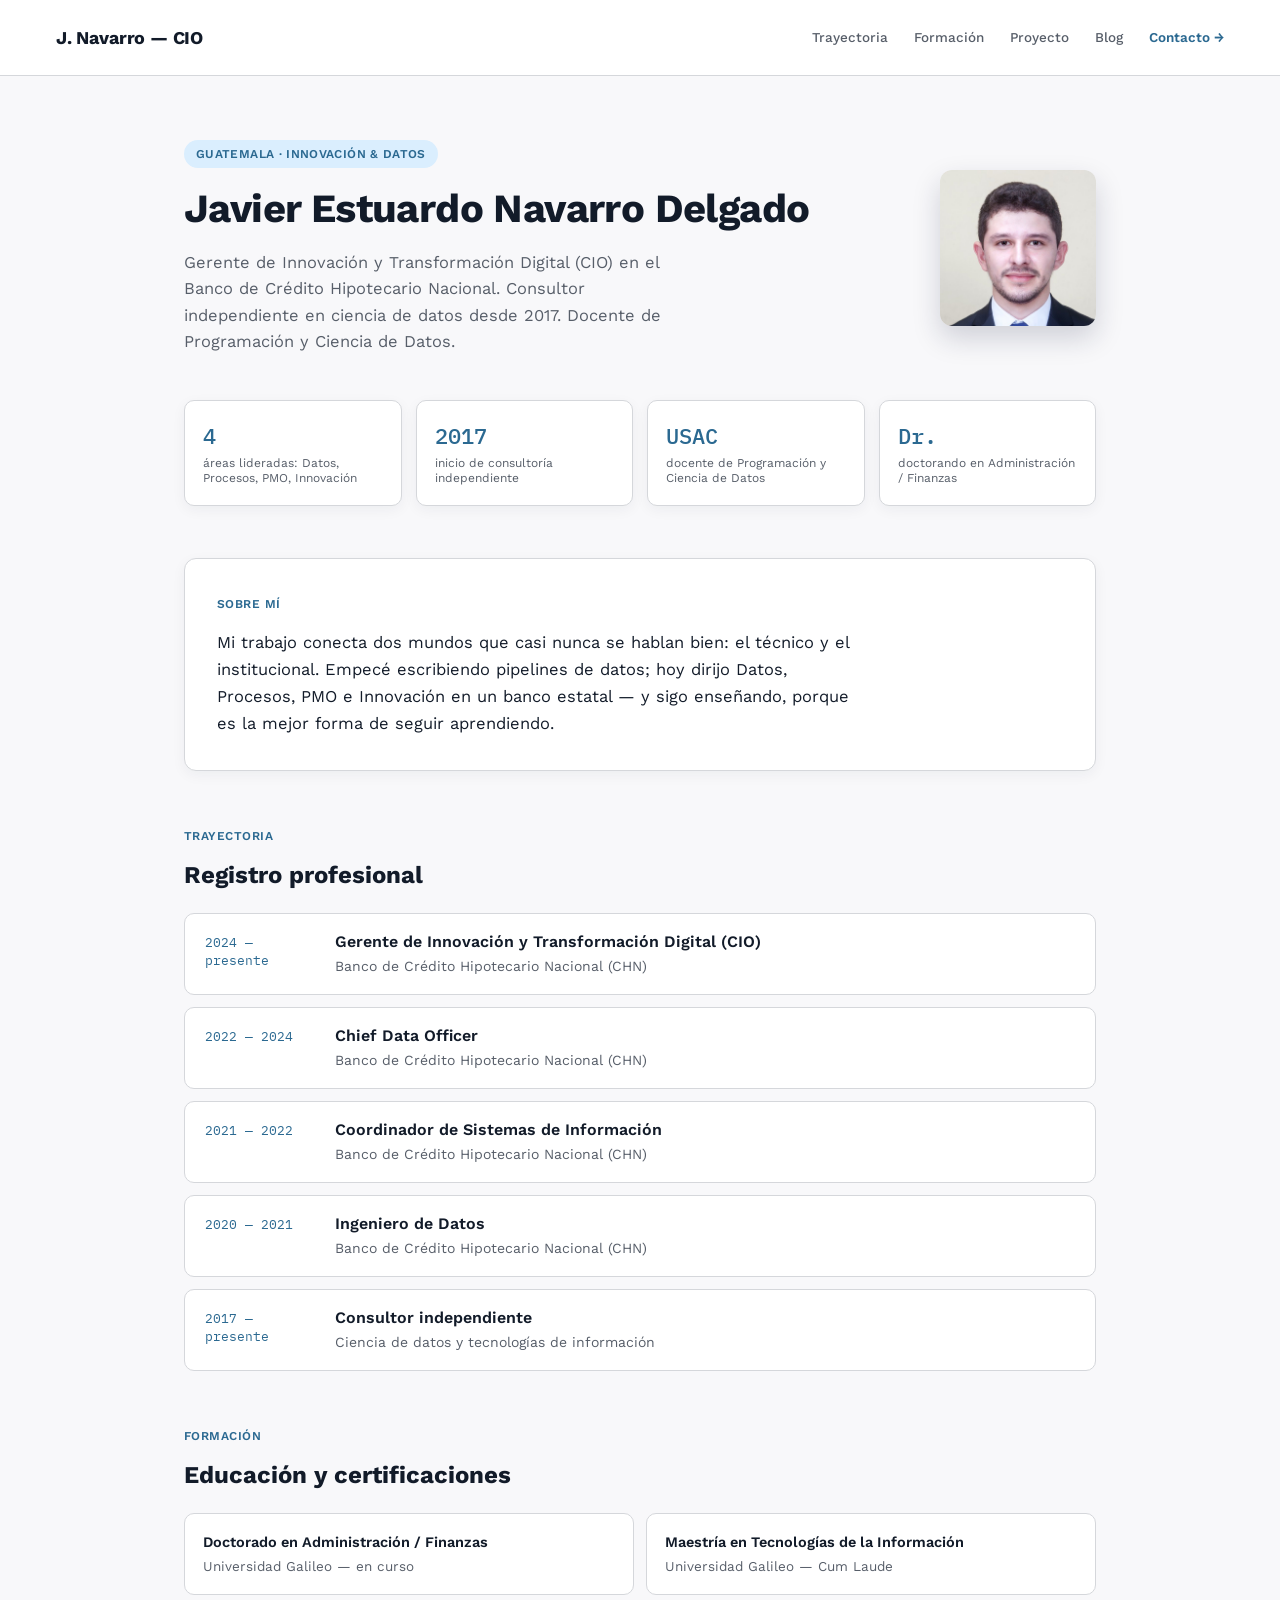
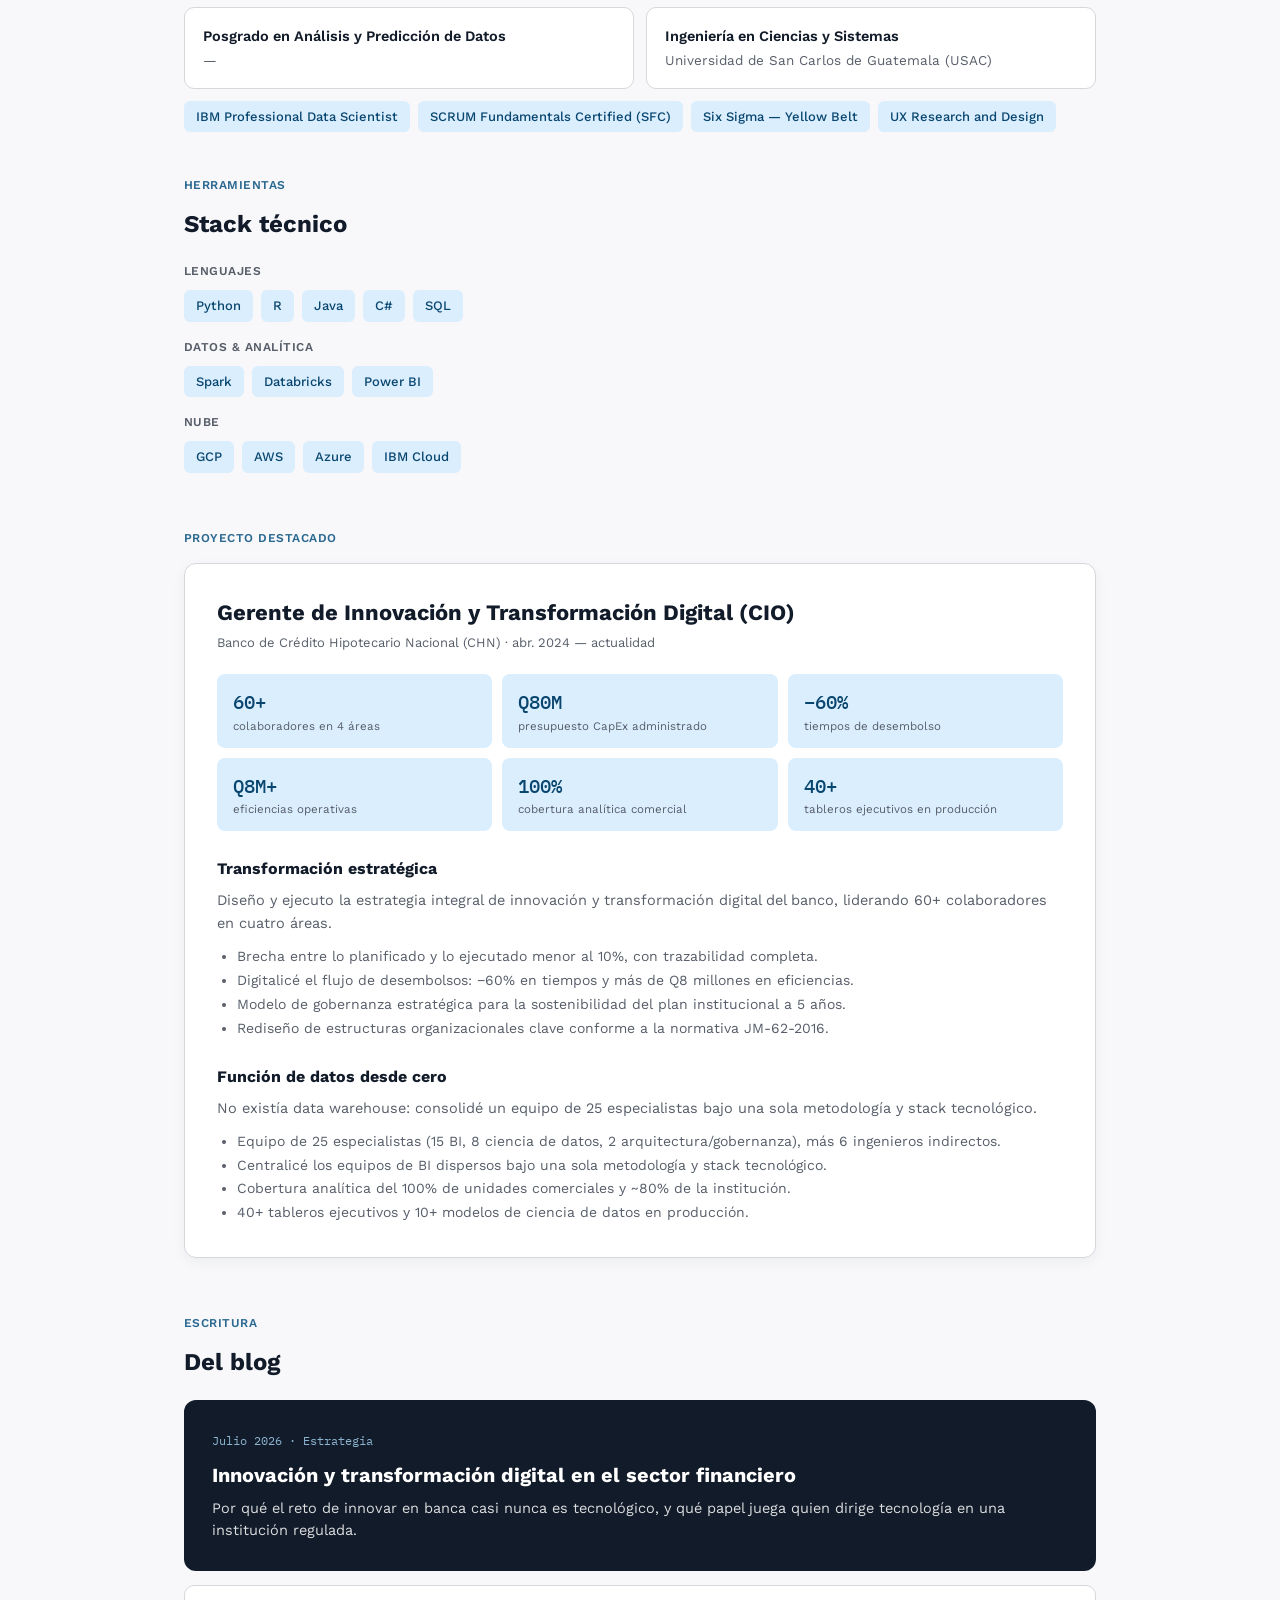
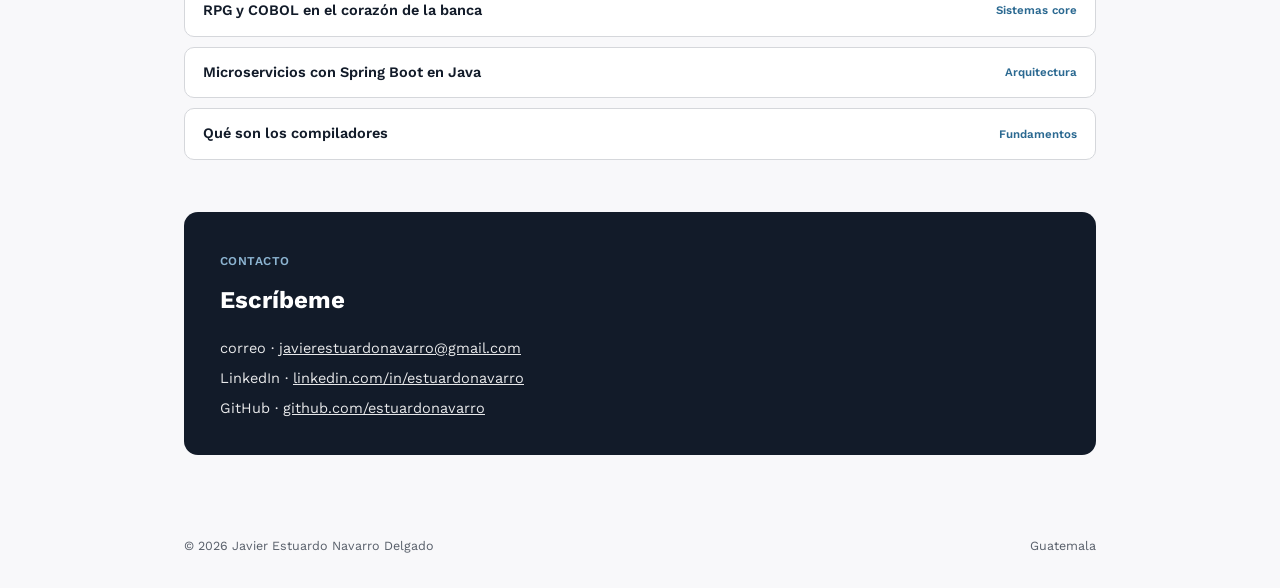
<file: index.html>
<!DOCTYPE html>
<html lang="es">
<head>
<meta charset="UTF-8">
<meta name="viewport" content="width=device-width, initial-scale=1.0">
<title>J. Navarro — CIO | Javier Estuardo Navarro Delgado</title>
<meta name="description" content="Página personal de Javier Estuardo Navarro Delgado: gestión de innovación y datos en banca, consultoría, docencia y escritura.">
<link rel="stylesheet" href="css/style.css">
</head>
<body>

<!--
  PENDIENTE: versión en inglés (fase 2, una vez el contenido en español esté cerrado).
-->

<header class="site-header">
  <a href="#top" class="brand">J. Navarro — CIO</a>
  <button class="nav-toggle" id="navToggle" aria-expanded="false" aria-controls="navLinks">☰</button>
  <ul class="site-nav" id="navLinks">
    <li><a href="#trayectoria">Trayectoria</a></li>
    <li><a href="#formacion">Formación</a></li>
    <li><a href="#proyecto">Proyecto</a></li>
    <li><a href="blog/">Blog</a></li>
    <li><a href="#contacto" class="link">Contacto →</a></li>
  </ul>
</header>

<section class="wrap section section--hero" id="top">
  <div class="hero-grid">
    <div class="hero-text">
      <span class="badge-pill">Guatemala · Innovación &amp; Datos</span>
      <h1>Javier Estuardo Navarro Delgado</h1>
      <p class="hero-role">Gerente de Innovación y Transformación Digital (CIO) en el Banco de Crédito Hipotecario Nacional. Consultor independiente en ciencia de datos desde 2017. Docente de Programación y Ciencia de Datos.</p>
    </div>
    <div class="hero-photo">
      <img src="assets/estuardo-navarro.jpg" alt="Javier Estuardo Navarro Delgado" width="156" height="156">
    </div>
  </div>

  <div class="stat-grid">
    <div class="stat-card"><span class="stat-num">4</span><span class="stat-label">áreas lideradas: Datos, Procesos, PMO, Innovación</span></div>
    <div class="stat-card"><span class="stat-num">2017</span><span class="stat-label">inicio de consultoría independiente</span></div>
    <div class="stat-card"><span class="stat-num">USAC</span><span class="stat-label">docente de Programación y Ciencia de Datos</span></div>
    <div class="stat-card"><span class="stat-num">Dr.</span><span class="stat-label">doctorando en Administración / Finanzas</span></div>
  </div>
</section>

<section class="wrap section">
  <div class="card card-pad">
    <span class="eyebrow">Sobre mí</span>
    <p class="about-text">Mi trabajo conecta dos mundos que casi nunca se hablan bien: el técnico y el institucional. Empecé escribiendo pipelines de datos; hoy dirijo Datos, Procesos, PMO e Innovación en un banco estatal — y sigo enseñando, porque es la mejor forma de seguir aprendiendo.</p>
  </div>
</section>

<section id="trayectoria" class="wrap section">
  <span class="eyebrow">Trayectoria</span>
  <h2 class="section-title">Registro profesional</h2>
  <div class="timeline">
    <div class="timeline-row">
      <span class="timeline-date">2024 — presente</span>
      <span class="timeline-body"><span class="timeline-role">Gerente de Innovación y Transformación Digital (CIO)</span><br><span class="timeline-org">Banco de Crédito Hipotecario Nacional (CHN)</span></span>
    </div>
    <div class="timeline-row">
      <span class="timeline-date">2022 — 2024</span>
      <span class="timeline-body"><span class="timeline-role">Chief Data Officer</span><br><span class="timeline-org">Banco de Crédito Hipotecario Nacional (CHN)</span></span>
    </div>
    <div class="timeline-row">
      <span class="timeline-date">2021 — 2022</span>
      <span class="timeline-body"><span class="timeline-role">Coordinador de Sistemas de Información</span><br><span class="timeline-org">Banco de Crédito Hipotecario Nacional (CHN)</span></span>
    </div>
    <div class="timeline-row">
      <span class="timeline-date">2020 — 2021</span>
      <span class="timeline-body"><span class="timeline-role">Ingeniero de Datos</span><br><span class="timeline-org">Banco de Crédito Hipotecario Nacional (CHN)</span></span>
    </div>
    <div class="timeline-row">
      <span class="timeline-date">2017 — presente</span>
      <span class="timeline-body"><span class="timeline-role">Consultor independiente</span><br><span class="timeline-org">Ciencia de datos y tecnologías de información</span></span>
    </div>
  </div>
</section>

<section id="formacion" class="wrap section">
  <span class="eyebrow">Formación</span>
  <h2 class="section-title">Educación y certificaciones</h2>
  <div class="edu-grid">
    <div class="edu-card"><span class="edu-title">Doctorado en Administración / Finanzas</span><br><span class="edu-sub">Universidad Galileo — en curso</span></div>
    <div class="edu-card"><span class="edu-title">Maestría en Tecnologías de la Información</span><br><span class="edu-sub">Universidad Galileo — Cum Laude</span></div>
    <div class="edu-card"><span class="edu-title">Posgrado en Análisis y Predicción de Datos</span><br><span class="edu-sub">—</span></div>
    <div class="edu-card"><span class="edu-title">Ingeniería en Ciencias y Sistemas</span><br><span class="edu-sub">Universidad de San Carlos de Guatemala (USAC)</span></div>
  </div>
  <div class="badge-row">
    <span class="badge">IBM Professional Data Scientist</span>
    <span class="badge">SCRUM Fundamentals Certified (SFC)</span>
    <span class="badge">Six Sigma — Yellow Belt</span>
    <span class="badge">UX Research and Design</span>
  </div>
</section>

<section class="wrap section section--stack">
  <span class="eyebrow">Herramientas</span>
  <h2 class="section-title">Stack técnico</h2>
  <div class="stack-groups">
    <div>
      <h3 class="stack-label">Lenguajes</h3>
      <div class="chip-row">
        <span class="badge">Python</span><span class="badge">R</span><span class="badge">Java</span><span class="badge">C#</span><span class="badge">SQL</span>
      </div>
    </div>
    <div>
      <h3 class="stack-label">Datos &amp; analítica</h3>
      <div class="chip-row">
        <span class="badge">Spark</span><span class="badge">Databricks</span><span class="badge">Power BI</span>
      </div>
    </div>
    <div>
      <h3 class="stack-label">Nube</h3>
      <div class="chip-row">
        <span class="badge">GCP</span><span class="badge">AWS</span><span class="badge">Azure</span><span class="badge">IBM Cloud</span>
      </div>
    </div>
  </div>
</section>

<section id="proyecto" class="wrap section">
  <span class="eyebrow">Proyecto destacado</span>
  <div class="card card-pad proj-card">
    <h2 class="proj-title">Gerente de Innovación y Transformación Digital (CIO)</h2>
    <p class="proj-sub">Banco de Crédito Hipotecario Nacional (CHN) · abr. 2024 — actualidad</p>

    <div class="proj-stat-grid">
      <div class="proj-stat"><span class="proj-stat-num">60+</span><span class="proj-stat-label">colaboradores en 4 áreas</span></div>
      <div class="proj-stat"><span class="proj-stat-num">Q80M</span><span class="proj-stat-label">presupuesto CapEx administrado</span></div>
      <div class="proj-stat"><span class="proj-stat-num">−60%</span><span class="proj-stat-label">tiempos de desembolso</span></div>
      <div class="proj-stat"><span class="proj-stat-num">Q8M+</span><span class="proj-stat-label">eficiencias operativas</span></div>
      <div class="proj-stat"><span class="proj-stat-num">100%</span><span class="proj-stat-label">cobertura analítica comercial</span></div>
      <div class="proj-stat"><span class="proj-stat-num">40+</span><span class="proj-stat-label">tableros ejecutivos en producción</span></div>
    </div>

    <h3 class="proj-h3">Transformación estratégica</h3>
    <p class="proj-text">Diseño y ejecuto la estrategia integral de innovación y transformación digital del banco, liderando 60+ colaboradores en cuatro áreas.</p>
    <ul class="proj-list">
      <li>Brecha entre lo planificado y lo ejecutado menor al 10%, con trazabilidad completa.</li>
      <li>Digitalicé el flujo de desembolsos: −60% en tiempos y más de Q8 millones en eficiencias.</li>
      <li>Modelo de gobernanza estratégica para la sostenibilidad del plan institucional a 5 años.</li>
      <li>Rediseño de estructuras organizacionales clave conforme a la normativa JM-62-2016.</li>
    </ul>
    <h3 class="proj-h3">Función de datos desde cero</h3>
    <p class="proj-text">No existía data warehouse: consolidé un equipo de 25 especialistas bajo una sola metodología y stack tecnológico.</p>
    <ul class="proj-list">
      <li>Equipo de 25 especialistas (15 BI, 8 ciencia de datos, 2 arquitectura/gobernanza), más 6 ingenieros indirectos.</li>
      <li>Centralicé los equipos de BI dispersos bajo una sola metodología y stack tecnológico.</li>
      <li>Cobertura analítica del 100% de unidades comerciales y ~80% de la institución.</li>
      <li>40+ tableros ejecutivos y 10+ modelos de ciencia de datos en producción.</li>
    </ul>
  </div>
</section>

<section class="wrap section">
  <span class="eyebrow">Escritura</span>
  <h2 class="section-title">Del blog</h2>
  <a href="blog/innovacion-transformacion-digital-sector-financiero.html" class="blog-feature">
    <span class="blog-feature-meta">Julio 2026 · Estrategia</span>
    <h3 class="blog-feature-title">Innovación y transformación digital en el sector financiero</h3>
    <p class="blog-feature-excerpt">Por qué el reto de innovar en banca casi nunca es tecnológico, y qué papel juega quien dirige tecnología en una institución regulada.</p>
  </a>
  <div class="blog-list">
    <a href="blog/rpg-cobol-sistemas-core-bancarios.html" class="blog-list-item">
      <span class="blog-item-title">RPG y COBOL en el corazón de la banca</span>
      <span class="blog-item-tag">Sistemas core</span>
    </a>
    <a href="blog/microservicios-spring-boot-java.html" class="blog-list-item">
      <span class="blog-item-title">Microservicios con Spring Boot en Java</span>
      <span class="blog-item-tag">Arquitectura</span>
    </a>
    <a href="blog/que-son-los-compiladores.html" class="blog-list-item">
      <span class="blog-item-title">Qué son los compiladores</span>
      <span class="blog-item-tag">Fundamentos</span>
    </a>
  </div>
</section>

<section id="contacto" class="wrap section section--contact">
  <div class="contact-card">
    <span class="eyebrow">Contacto</span>
    <h2 class="section-title" style="color:#fff;">Escríbeme</h2>
    <ul class="contact-list">
      <li>correo · <a href="mailto:javierestuardonavarro@gmail.com">javierestuardonavarro@gmail.com</a></li>
      <li>LinkedIn · <a href="https://www.linkedin.com/in/estuardonavarro/">linkedin.com/in/estuardonavarro</a></li>
      <li>GitHub · <a href="https://github.com/estuardonavarro">github.com/estuardonavarro</a></li>
    </ul>
  </div>
</section>

<footer class="wrap site-footer">
  <span>© <span id="year"></span> Javier Estuardo Navarro Delgado</span>
  <span>Guatemala</span>
</footer>

<script>
  document.getElementById('year').textContent = new Date().getFullYear();
  var toggle = document.getElementById('navToggle');
  var links = document.getElementById('navLinks');
  toggle.addEventListener('click', function () {
    var open = links.classList.toggle('open');
    toggle.setAttribute('aria-expanded', open);
  });
</script>

<!-- Analítica (Cloudflare Web Analytics) — gratis, sin cookies.
     1. Crea cuenta gratis en https://dash.cloudflare.com
     2. Analytics & Logs → Web Analytics → Add a site → pega tu dominio
     3. Copia el script que te dan y reemplaza la línea de abajo en TODAS las páginas -->
<!-- <script defer src="https://static.cloudflareinsights.com/beacon.min.js" data-cf-beacon='{"token": "TU_TOKEN_AQUI"}'></script> -->

</body>
</html>
</file>
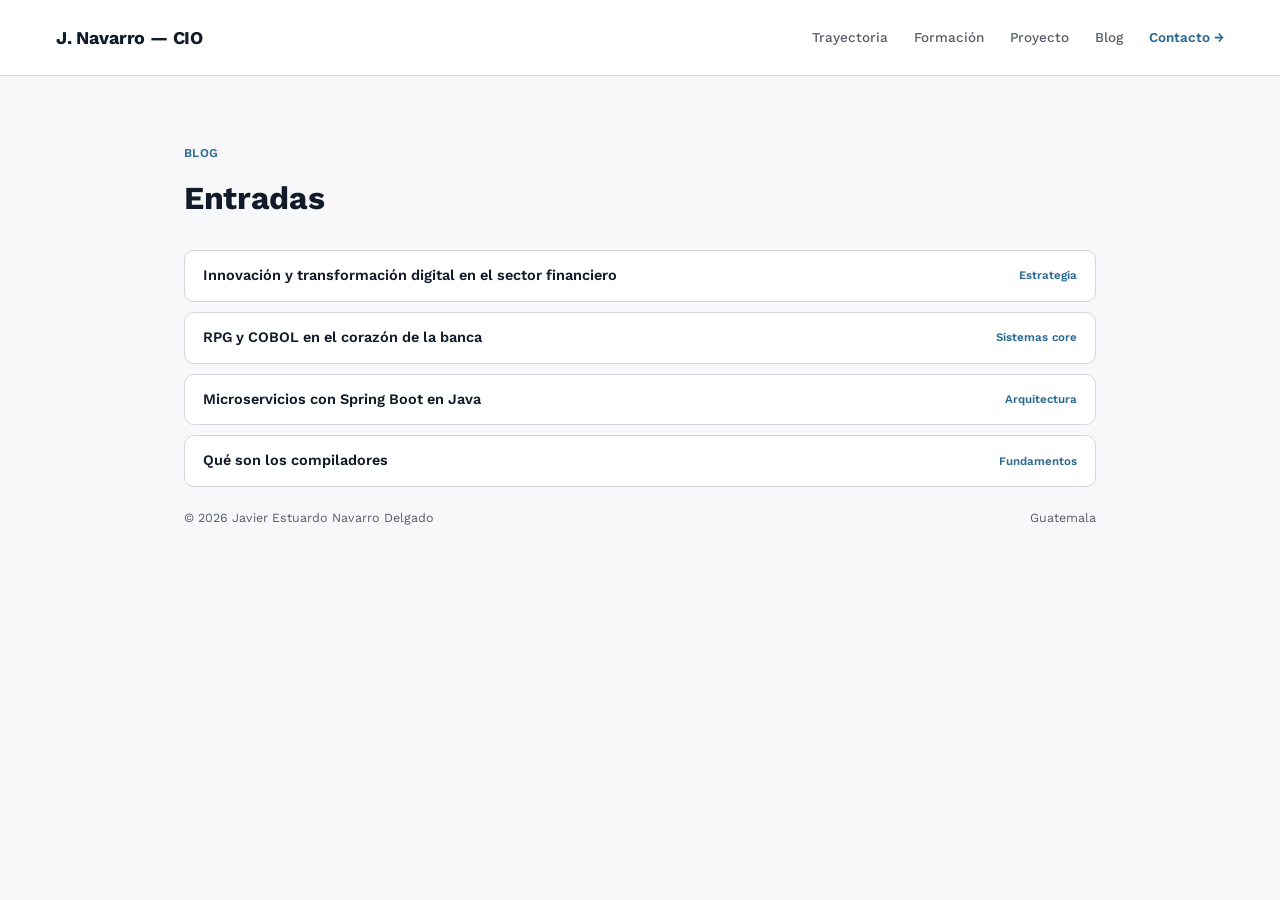
<file: blog/index.html>
<!DOCTYPE html>
<html lang="es">
<head>
<meta charset="UTF-8">
<meta name="viewport" content="width=device-width, initial-scale=1.0">
<title>Blog — Javier Estuardo Navarro Delgado</title>
<link rel="stylesheet" href="../css/style.css">
</head>
<body>

<header class="site-header">
  <a href="../index.html" class="brand">J. Navarro — CIO</a>
  <button class="nav-toggle" id="navToggle" aria-expanded="false" aria-controls="navLinks">☰</button>
  <ul class="site-nav" id="navLinks">
    <li><a href="../index.html#trayectoria">Trayectoria</a></li>
    <li><a href="../index.html#formacion">Formación</a></li>
    <li><a href="../index.html#proyecto">Proyecto</a></li>
    <li><a href="index.html">Blog</a></li>
    <li><a href="../index.html#contacto" class="link">Contacto →</a></li>
  </ul>
</header>

<section class="wrap section section--hero">
  <span class="eyebrow">Blog</span>
  <h1 style="font-size:32px; font-weight:700; margin:10px 0 0; letter-spacing:-0.01em;">Entradas</h1>
</section>

<section class="wrap section" style="padding-top:28px;">
  <!--
    Para agregar una entrada nueva: copia uno de estos archivos como base,
    edita título/fecha/contenido, y agrega un elemento aquí arriba de esta lista.
  -->
  <div class="blog-list">
    <a href="innovacion-transformacion-digital-sector-financiero.html" class="blog-list-item">
      <span class="blog-item-title">Innovación y transformación digital en el sector financiero</span>
      <span class="blog-item-tag">Estrategia</span>
    </a>
    <a href="rpg-cobol-sistemas-core-bancarios.html" class="blog-list-item">
      <span class="blog-item-title">RPG y COBOL en el corazón de la banca</span>
      <span class="blog-item-tag">Sistemas core</span>
    </a>
    <a href="microservicios-spring-boot-java.html" class="blog-list-item">
      <span class="blog-item-title">Microservicios con Spring Boot en Java</span>
      <span class="blog-item-tag">Arquitectura</span>
    </a>
    <a href="que-son-los-compiladores.html" class="blog-list-item">
      <span class="blog-item-title">Qué son los compiladores</span>
      <span class="blog-item-tag">Fundamentos</span>
    </a>
  </div>
</section>

<footer class="wrap site-footer">
  <span>© <span id="year"></span> Javier Estuardo Navarro Delgado</span>
  <span>Guatemala</span>
</footer>

<script>
  document.getElementById('year').textContent = new Date().getFullYear();
  var toggle = document.getElementById('navToggle');
  var links = document.getElementById('navLinks');
  toggle.addEventListener('click', function () {
    var open = links.classList.toggle('open');
    toggle.setAttribute('aria-expanded', open);
  });
</script>

<!-- Analítica (Cloudflare Web Analytics) — gratis, sin cookies.
     1. Crea cuenta gratis en https://dash.cloudflare.com
     2. Analytics & Logs → Web Analytics → Add a site → pega tu dominio
     3. Copia el script que te dan y reemplaza la línea de abajo en TODAS las páginas -->
<!-- <script defer src="https://static.cloudflareinsights.com/beacon.min.js" data-cf-beacon='{"token": "TU_TOKEN_AQUI"}'></script> -->

</body>
</html>
</file>
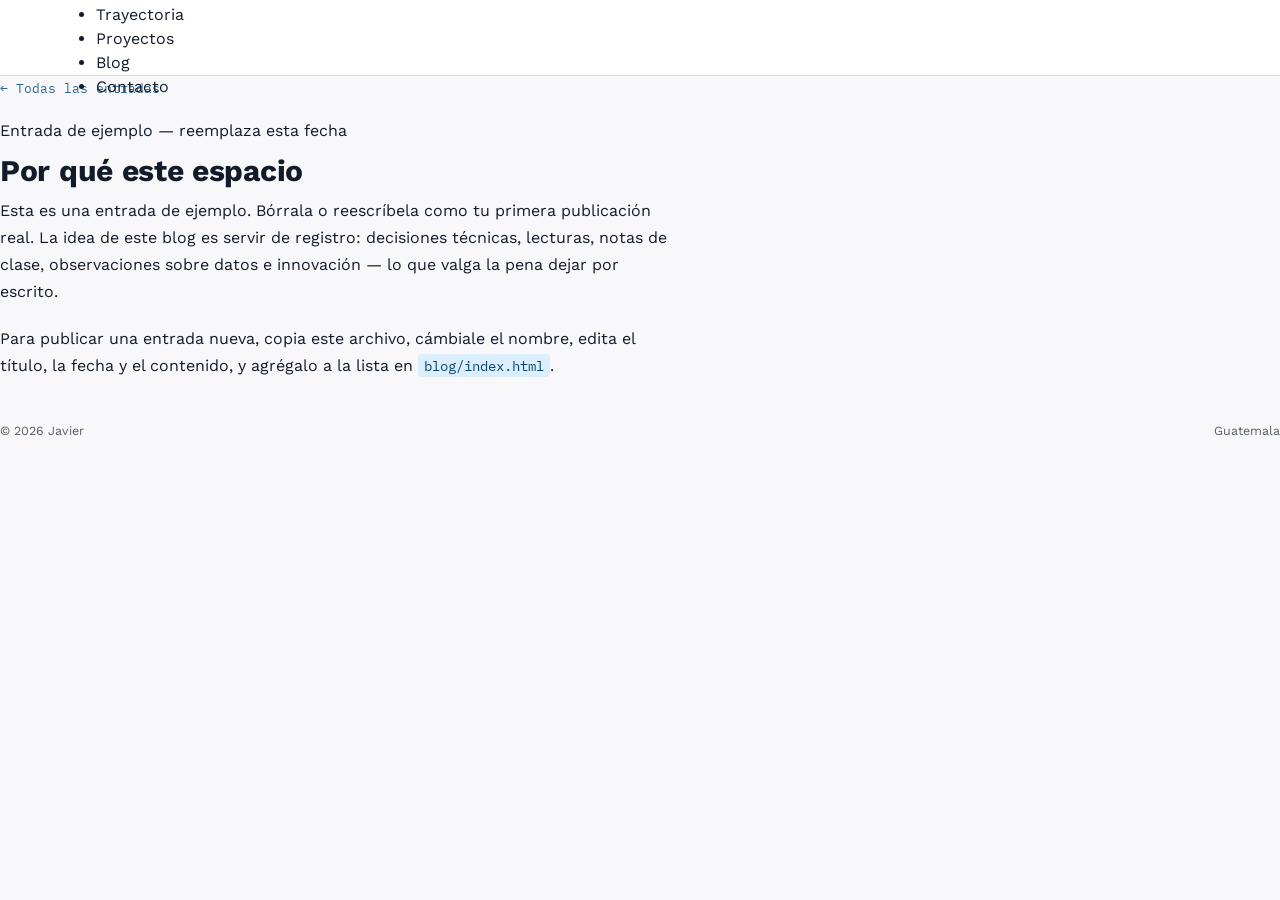
<file: primer-post.html>
<!DOCTYPE html>
<html lang="es">
<head>
<meta charset="UTF-8">
<meta name="viewport" content="width=device-width, initial-scale=1.0">
<title>Por qué este espacio — Javier</title>
<link rel="stylesheet" href="../css/style.css">
</head>
<body>

<header class="site-header">
  <div class="container">
    <a href="../index.html" class="brand">javier<span class="dot">.</span>gt</a>
    <button class="nav-toggle" id="navToggle" aria-expanded="false" aria-controls="navLinks">☰</button>
    <ul class="nav-links" id="navLinks">
      <li><a href="../index.html#trayectoria">Trayectoria</a></li>
      <li><a href="../index.html#proyectos">Proyectos</a></li>
      <li><a href="index.html">Blog</a></li>
      <li><a href="../index.html#contacto">Contacto</a></li>
    </ul>
  </div>
</header>

<main>
  <section style="border-top:none;">
    <div class="container">
      <a href="index.html" class="back-link">← Todas las entradas</a>

      <div class="post-header">
        <span class="post-date">Entrada de ejemplo — reemplaza esta fecha</span>
        <h1>Por qué este espacio</h1>
      </div>

      <div class="post-body">
        <p>
          Esta es una entrada de ejemplo. Bórrala o reescríbela como tu primera publicación real.
          La idea de este blog es servir de registro: decisiones técnicas, lecturas, notas de clase,
          observaciones sobre datos e innovación — lo que valga la pena dejar por escrito.
        </p>
        <p>
          Para publicar una entrada nueva, copia este archivo, cámbiale el nombre, edita el título,
          la fecha y el contenido, y agrégalo a la lista en <code>blog/index.html</code>.
        </p>
      </div>
    </div>
  </section>
</main>

<footer class="site-footer">
  <div class="container" style="display:flex; justify-content:space-between; width:100%; flex-wrap:wrap; gap:8px;">
    <span>© <span id="year"></span> Javier</span>
    <span>Guatemala</span>
  </div>
</footer>

<script>
  document.getElementById('year').textContent = new Date().getFullYear();
  var toggle = document.getElementById('navToggle');
  var links = document.getElementById('navLinks');
  toggle.addEventListener('click', function () {
    var open = links.classList.toggle('open');
    toggle.setAttribute('aria-expanded', open);
  });
</script>

</body>
</html>
</file>
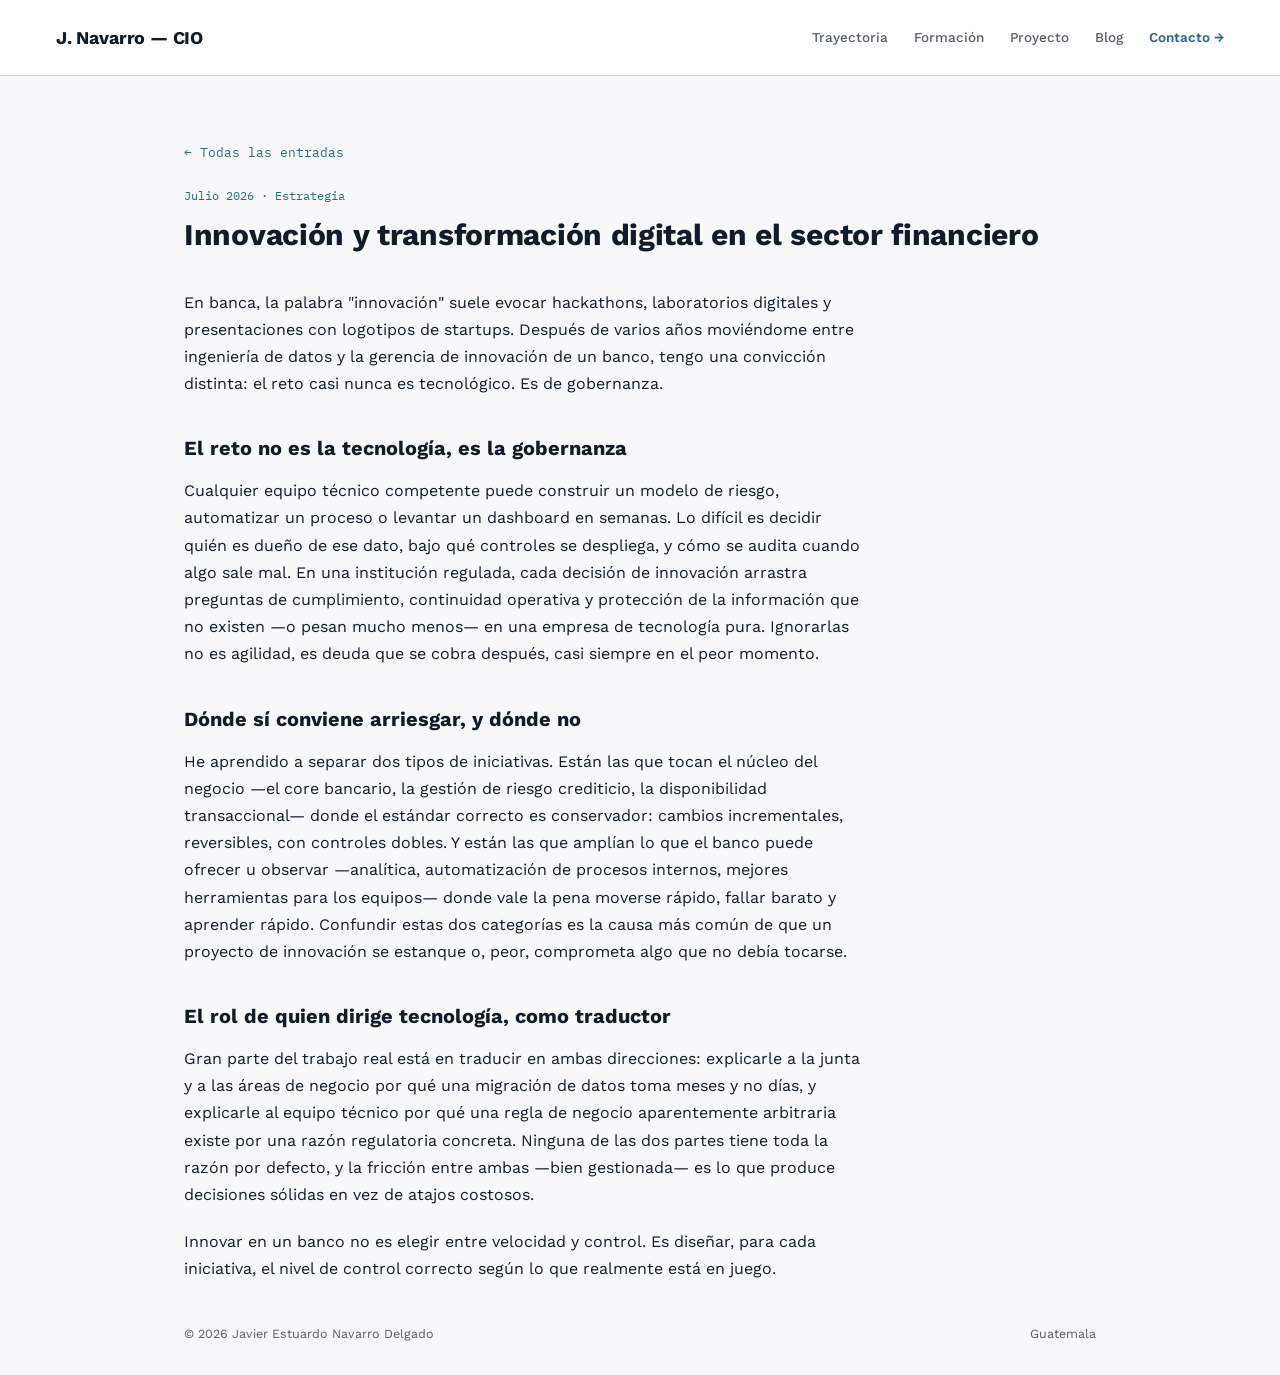
<file: blog/innovacion-transformacion-digital-sector-financiero.html>
<!DOCTYPE html>
<html lang="es">
<head>
<meta charset="UTF-8">
<meta name="viewport" content="width=device-width, initial-scale=1.0">
<title>Innovación y transformación digital en el sector financiero — Javier Estuardo Navarro Delgado</title>
<meta name="description" content="Por qué el reto de innovar en banca casi nunca es tecnológico, y qué papel juega quien dirige tecnología en una institución regulada.">
<link rel="stylesheet" href="../css/style.css">
</head>
<body>

<header class="site-header">
  <a href="../index.html" class="brand">J. Navarro — CIO</a>
  <button class="nav-toggle" id="navToggle" aria-expanded="false" aria-controls="navLinks">☰</button>
  <ul class="site-nav" id="navLinks">
    <li><a href="../index.html#trayectoria">Trayectoria</a></li>
    <li><a href="../index.html#formacion">Formación</a></li>
    <li><a href="../index.html#proyecto">Proyecto</a></li>
    <li><a href="index.html">Blog</a></li>
    <li><a href="../index.html#contacto" class="link">Contacto →</a></li>
  </ul>
</header>

<section class="wrap section section--hero">
  <a href="index.html" class="back-link">← Todas las entradas</a>
  <div class="post-header">
    <span class="post-meta">Julio 2026 · Estrategia</span>
    <h1>Innovación y transformación digital en el sector financiero</h1>
  </div>
</section>

<section class="wrap section" style="padding-top:28px;">
  <div class="post-body">
<p>
          En banca, la palabra "innovación" suele evocar hackathons, laboratorios digitales y presentaciones con
          logotipos de startups. Después de varios años moviéndome entre ingeniería de datos y la gerencia de
          innovación de un banco, tengo una convicción distinta: el reto casi nunca es tecnológico. Es de
          gobernanza.
        </p>

        <h2>El reto no es la tecnología, es la gobernanza</h2>
        <p>
          Cualquier equipo técnico competente puede construir un modelo de riesgo, automatizar un proceso o
          levantar un dashboard en semanas. Lo difícil es decidir quién es dueño de ese dato, bajo qué controles
          se despliega, y cómo se audita cuando algo sale mal. En una institución regulada, cada decisión de
          innovación arrastra preguntas de cumplimiento, continuidad operativa y protección de la información que
          no existen —o pesan mucho menos— en una empresa de tecnología pura. Ignorarlas no es agilidad, es deuda
          que se cobra después, casi siempre en el peor momento.
        </p>

        <h2>Dónde sí conviene arriesgar, y dónde no</h2>
        <p>
          He aprendido a separar dos tipos de iniciativas. Están las que tocan el núcleo del negocio —el core
          bancario, la gestión de riesgo crediticio, la disponibilidad transaccional— donde el estándar correcto
          es conservador: cambios incrementales, reversibles, con controles dobles. Y están las que amplían lo
          que el banco puede ofrecer u observar —analítica, automatización de procesos internos, mejores
          herramientas para los equipos— donde vale la pena moverse rápido, fallar barato y aprender rápido.
          Confundir estas dos categorías es la causa más común de que un proyecto de innovación se estanque o,
          peor, comprometa algo que no debía tocarse.
        </p>

        <h2>El rol de quien dirige tecnología, como traductor</h2>
        <p>
          Gran parte del trabajo real está en traducir en ambas direcciones: explicarle a la junta y a las áreas
          de negocio por qué una migración de datos toma meses y no días, y explicarle al equipo técnico por qué
          una regla de negocio aparentemente arbitraria existe por una razón regulatoria concreta. Ninguna de las
          dos partes tiene toda la razón por defecto, y la fricción entre ambas —bien gestionada— es lo que
          produce decisiones sólidas en vez de atajos costosos.
        </p>

        <p>
          Innovar en un banco no es elegir entre velocidad y control. Es diseñar, para cada iniciativa, el nivel
          de control correcto según lo que realmente está en juego.
        </p>
  </div>
</section>

<footer class="wrap site-footer">
  <span>© <span id="year"></span> Javier Estuardo Navarro Delgado</span>
  <span>Guatemala</span>
</footer>

<script>
  document.getElementById('year').textContent = new Date().getFullYear();
  var toggle = document.getElementById('navToggle');
  var links = document.getElementById('navLinks');
  toggle.addEventListener('click', function () {
    var open = links.classList.toggle('open');
    toggle.setAttribute('aria-expanded', open);
  });
</script>

<!-- Analítica (Cloudflare Web Analytics) — gratis, sin cookies.
     1. Crea cuenta gratis en https://dash.cloudflare.com
     2. Analytics & Logs → Web Analytics → Add a site → pega tu dominio
     3. Copia el script que te dan y reemplaza la línea de abajo en TODAS las páginas -->
<!-- <script defer src="https://static.cloudflareinsights.com/beacon.min.js" data-cf-beacon='{"token": "TU_TOKEN_AQUI"}'></script> -->

</body>
</html>
</file>
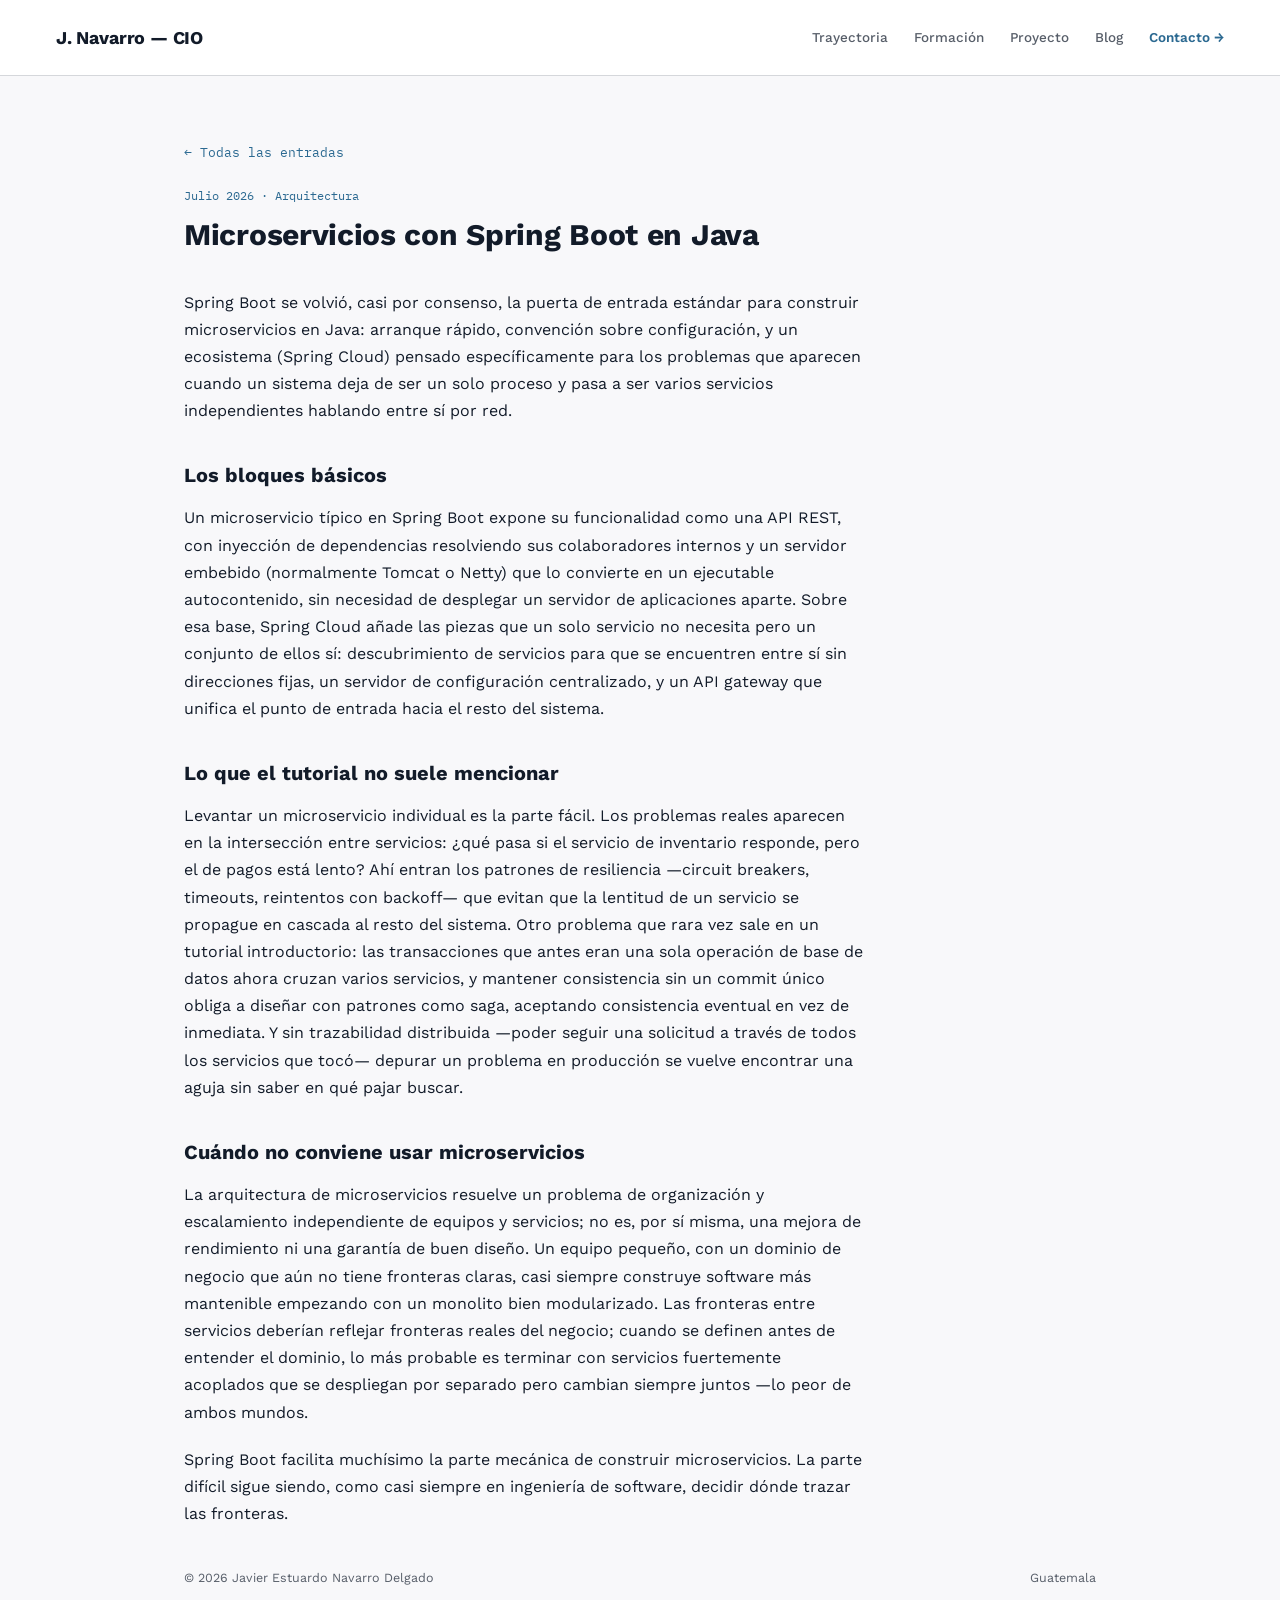
<file: blog/microservicios-spring-boot-java.html>
<!DOCTYPE html>
<html lang="es">
<head>
<meta charset="UTF-8">
<meta name="viewport" content="width=device-width, initial-scale=1.0">
<title>Microservicios con Spring Boot en Java — Javier Estuardo Navarro Delgado</title>
<meta name="description" content="Los bloques básicos de una arquitectura de microservicios en Spring Boot, los problemas que no salen en el tutorial, y cuándo conviene no usarlos.">
<link rel="stylesheet" href="../css/style.css">
</head>
<body>

<header class="site-header">
  <a href="../index.html" class="brand">J. Navarro — CIO</a>
  <button class="nav-toggle" id="navToggle" aria-expanded="false" aria-controls="navLinks">☰</button>
  <ul class="site-nav" id="navLinks">
    <li><a href="../index.html#trayectoria">Trayectoria</a></li>
    <li><a href="../index.html#formacion">Formación</a></li>
    <li><a href="../index.html#proyecto">Proyecto</a></li>
    <li><a href="index.html">Blog</a></li>
    <li><a href="../index.html#contacto" class="link">Contacto →</a></li>
  </ul>
</header>

<section class="wrap section section--hero">
  <a href="index.html" class="back-link">← Todas las entradas</a>
  <div class="post-header">
    <span class="post-meta">Julio 2026 · Arquitectura</span>
    <h1>Microservicios con Spring Boot en Java</h1>
  </div>
</section>

<section class="wrap section" style="padding-top:28px;">
  <div class="post-body">
<p>
          Spring Boot se volvió, casi por consenso, la puerta de entrada estándar para construir microservicios
          en Java: arranque rápido, convención sobre configuración, y un ecosistema (Spring Cloud) pensado
          específicamente para los problemas que aparecen cuando un sistema deja de ser un solo proceso y pasa a
          ser varios servicios independientes hablando entre sí por red.
        </p>

        <h2>Los bloques básicos</h2>
        <p>
          Un microservicio típico en Spring Boot expone su funcionalidad como una API REST, con inyección de
          dependencias resolviendo sus colaboradores internos y un servidor embebido (normalmente Tomcat o
          Netty) que lo convierte en un ejecutable autocontenido, sin necesidad de desplegar un servidor de
          aplicaciones aparte. Sobre esa base, Spring Cloud añade las piezas que un solo servicio no necesita
          pero un conjunto de ellos sí: descubrimiento de servicios para que se encuentren entre sí sin
          direcciones fijas, un servidor de configuración centralizado, y un API gateway que unifica el punto de
          entrada hacia el resto del sistema.
        </p>

        <h2>Lo que el tutorial no suele mencionar</h2>
        <p>
          Levantar un microservicio individual es la parte fácil. Los problemas reales aparecen en la
          intersección entre servicios: ¿qué pasa si el servicio de inventario responde, pero el de pagos está
          lento? Ahí entran los patrones de resiliencia —circuit breakers, timeouts, reintentos con backoff— que
          evitan que la lentitud de un servicio se propague en cascada al resto del sistema. Otro problema que
          rara vez sale en un tutorial introductorio: las transacciones que antes eran una sola operación de base
          de datos ahora cruzan varios servicios, y mantener consistencia sin un commit único obliga a diseñar
          con patrones como saga, aceptando consistencia eventual en vez de inmediata. Y sin trazabilidad
          distribuida —poder seguir una solicitud a través de todos los servicios que tocó— depurar un problema
          en producción se vuelve encontrar una aguja sin saber en qué pajar buscar.
        </p>

        <h2>Cuándo no conviene usar microservicios</h2>
        <p>
          La arquitectura de microservicios resuelve un problema de organización y escalamiento independiente de
          equipos y servicios; no es, por sí misma, una mejora de rendimiento ni una garantía de buen diseño. Un
          equipo pequeño, con un dominio de negocio que aún no tiene fronteras claras, casi siempre construye
          software más mantenible empezando con un monolito bien modularizado. Las fronteras entre servicios
          deberían reflejar fronteras reales del negocio; cuando se definen antes de entender el dominio, lo más
          probable es terminar con servicios fuertemente acoplados que se despliegan por separado pero cambian
          siempre juntos —lo peor de ambos mundos.
        </p>

        <p>
          Spring Boot facilita muchísimo la parte mecánica de construir microservicios. La parte difícil sigue
          siendo, como casi siempre en ingeniería de software, decidir dónde trazar las fronteras.
        </p>
  </div>
</section>

<footer class="wrap site-footer">
  <span>© <span id="year"></span> Javier Estuardo Navarro Delgado</span>
  <span>Guatemala</span>
</footer>

<script>
  document.getElementById('year').textContent = new Date().getFullYear();
  var toggle = document.getElementById('navToggle');
  var links = document.getElementById('navLinks');
  toggle.addEventListener('click', function () {
    var open = links.classList.toggle('open');
    toggle.setAttribute('aria-expanded', open);
  });
</script>

<!-- Analítica (Cloudflare Web Analytics) — gratis, sin cookies.
     1. Crea cuenta gratis en https://dash.cloudflare.com
     2. Analytics & Logs → Web Analytics → Add a site → pega tu dominio
     3. Copia el script que te dan y reemplaza la línea de abajo en TODAS las páginas -->
<!-- <script defer src="https://static.cloudflareinsights.com/beacon.min.js" data-cf-beacon='{"token": "TU_TOKEN_AQUI"}'></script> -->

</body>
</html>
</file>
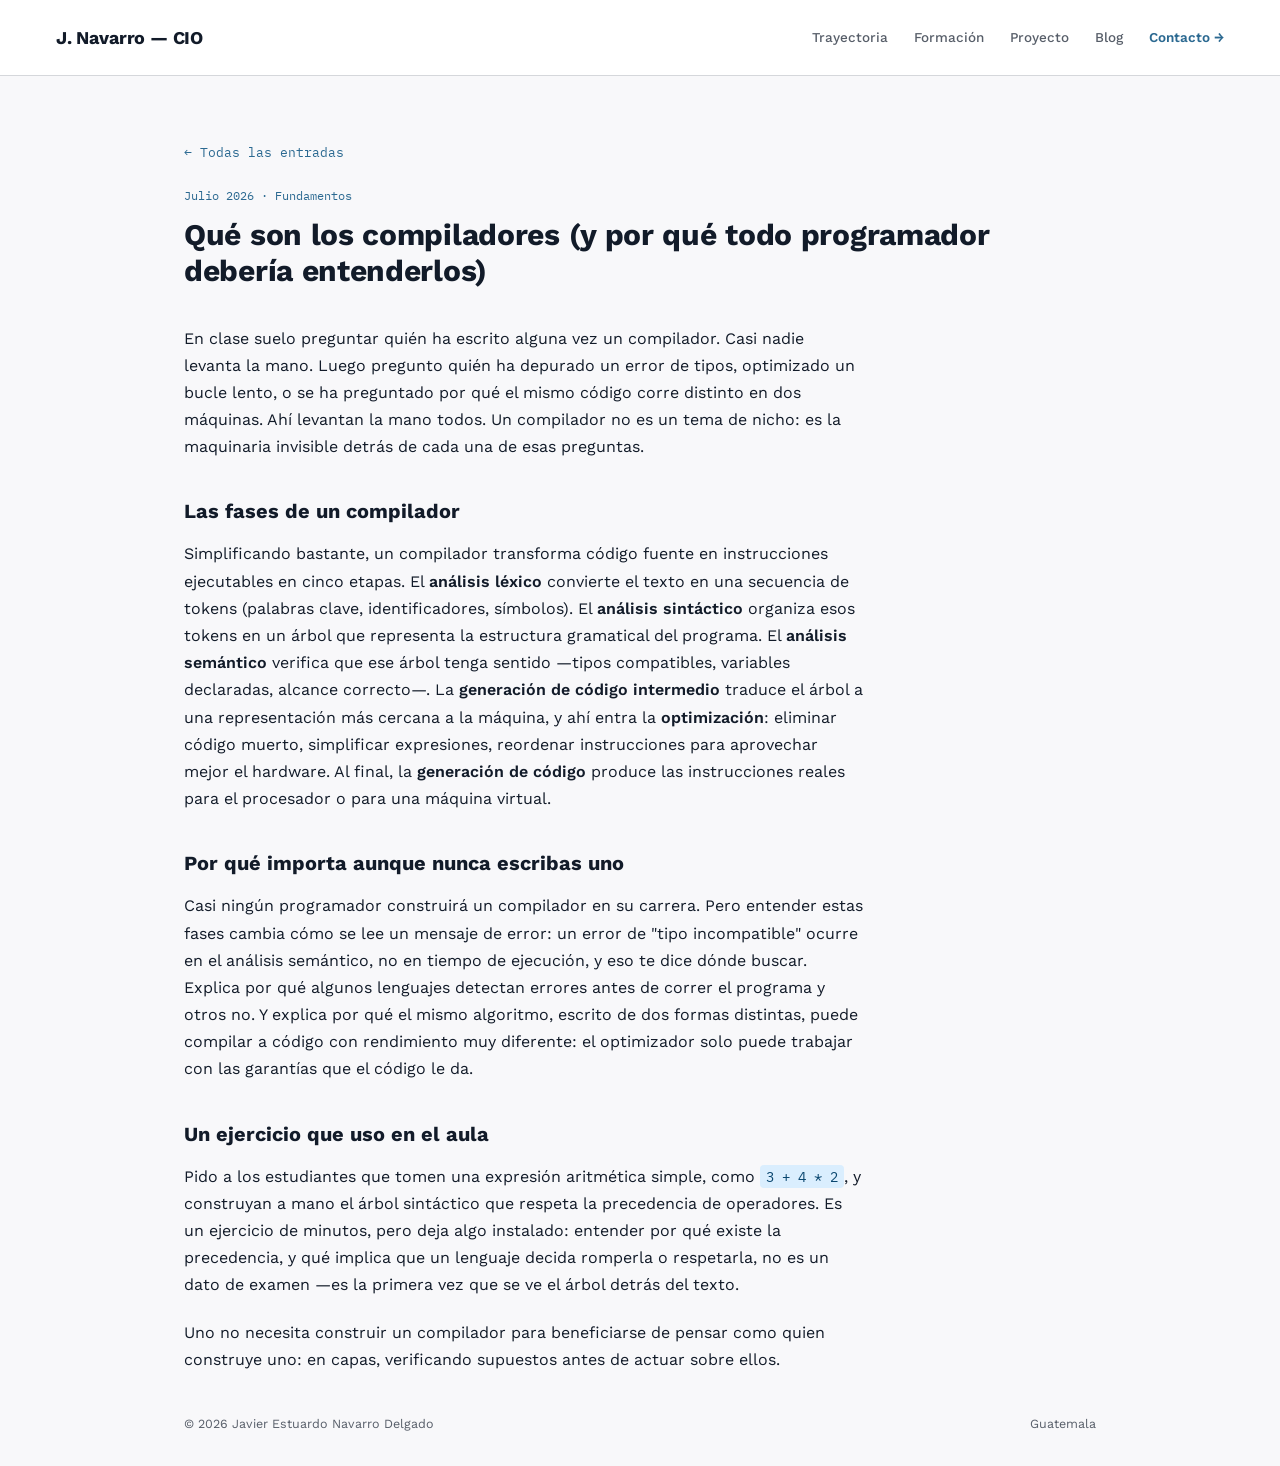
<file: blog/que-son-los-compiladores.html>
<!DOCTYPE html>
<html lang="es">
<head>
<meta charset="UTF-8">
<meta name="viewport" content="width=device-width, initial-scale=1.0">
<title>Qué son los compiladores (y por qué todo programador debería entenderlos) — Javier Estuardo Navarro Delgado</title>
<meta name="description" content="Un recorrido breve por las fases de un compilador y por qué entenderlas cambia la forma en que escribes código, aunque nunca construyas uno.">
<link rel="stylesheet" href="../css/style.css">
</head>
<body>

<header class="site-header">
  <a href="../index.html" class="brand">J. Navarro — CIO</a>
  <button class="nav-toggle" id="navToggle" aria-expanded="false" aria-controls="navLinks">☰</button>
  <ul class="site-nav" id="navLinks">
    <li><a href="../index.html#trayectoria">Trayectoria</a></li>
    <li><a href="../index.html#formacion">Formación</a></li>
    <li><a href="../index.html#proyecto">Proyecto</a></li>
    <li><a href="index.html">Blog</a></li>
    <li><a href="../index.html#contacto" class="link">Contacto →</a></li>
  </ul>
</header>

<section class="wrap section section--hero">
  <a href="index.html" class="back-link">← Todas las entradas</a>
  <div class="post-header">
    <span class="post-meta">Julio 2026 · Fundamentos</span>
    <h1>Qué son los compiladores (y por qué todo programador debería entenderlos)</h1>
  </div>
</section>

<section class="wrap section" style="padding-top:28px;">
  <div class="post-body">
<p>
          En clase suelo preguntar quién ha escrito alguna vez un compilador. Casi nadie levanta la mano. Luego
          pregunto quién ha depurado un error de tipos, optimizado un bucle lento, o se ha preguntado por qué el
          mismo código corre distinto en dos máquinas. Ahí levantan la mano todos. Un compilador no es un tema
          de nicho: es la maquinaria invisible detrás de cada una de esas preguntas.
        </p>

        <h2>Las fases de un compilador</h2>
        <p>
          Simplificando bastante, un compilador transforma código fuente en instrucciones ejecutables en cinco
          etapas. El <strong>análisis léxico</strong> convierte el texto en una secuencia de tokens (palabras
          clave, identificadores, símbolos). El <strong>análisis sintáctico</strong> organiza esos tokens en un
          árbol que representa la estructura gramatical del programa. El <strong>análisis semántico</strong>
          verifica que ese árbol tenga sentido —tipos compatibles, variables declaradas, alcance correcto—. La
          <strong>generación de código intermedio</strong> traduce el árbol a una representación más cercana a
          la máquina, y ahí entra la <strong>optimización</strong>: eliminar código muerto, simplificar
          expresiones, reordenar instrucciones para aprovechar mejor el hardware. Al final, la
          <strong>generación de código</strong> produce las instrucciones reales para el procesador o para una
          máquina virtual.
        </p>

        <h2>Por qué importa aunque nunca escribas uno</h2>
        <p>
          Casi ningún programador construirá un compilador en su carrera. Pero entender estas fases cambia cómo
          se lee un mensaje de error: un error de "tipo incompatible" ocurre en el análisis semántico, no en
          tiempo de ejecución, y eso te dice dónde buscar. Explica por qué algunos lenguajes detectan errores
          antes de correr el programa y otros no. Y explica por qué el mismo algoritmo, escrito de dos formas
          distintas, puede compilar a código con rendimiento muy diferente: el optimizador solo puede trabajar
          con las garantías que el código le da.
        </p>

        <h2>Un ejercicio que uso en el aula</h2>
        <p>
          Pido a los estudiantes que tomen una expresión aritmética simple, como <code>3 + 4 * 2</code>, y
          construyan a mano el árbol sintáctico que respeta la precedencia de operadores. Es un ejercicio de
          minutos, pero deja algo instalado: entender por qué existe la precedencia, y qué implica que un
          lenguaje decida romperla o respetarla, no es un dato de examen —es la primera vez que se ve el árbol
          detrás del texto.
        </p>

        <p>
          Uno no necesita construir un compilador para beneficiarse de pensar como quien construye uno: en capas,
          verificando supuestos antes de actuar sobre ellos.
        </p>
  </div>
</section>

<footer class="wrap site-footer">
  <span>© <span id="year"></span> Javier Estuardo Navarro Delgado</span>
  <span>Guatemala</span>
</footer>

<script>
  document.getElementById('year').textContent = new Date().getFullYear();
  var toggle = document.getElementById('navToggle');
  var links = document.getElementById('navLinks');
  toggle.addEventListener('click', function () {
    var open = links.classList.toggle('open');
    toggle.setAttribute('aria-expanded', open);
  });
</script>

<!-- Analítica (Cloudflare Web Analytics) — gratis, sin cookies.
     1. Crea cuenta gratis en https://dash.cloudflare.com
     2. Analytics & Logs → Web Analytics → Add a site → pega tu dominio
     3. Copia el script que te dan y reemplaza la línea de abajo en TODAS las páginas -->
<!-- <script defer src="https://static.cloudflareinsights.com/beacon.min.js" data-cf-beacon='{"token": "TU_TOKEN_AQUI"}'></script> -->

</body>
</html>
</file>
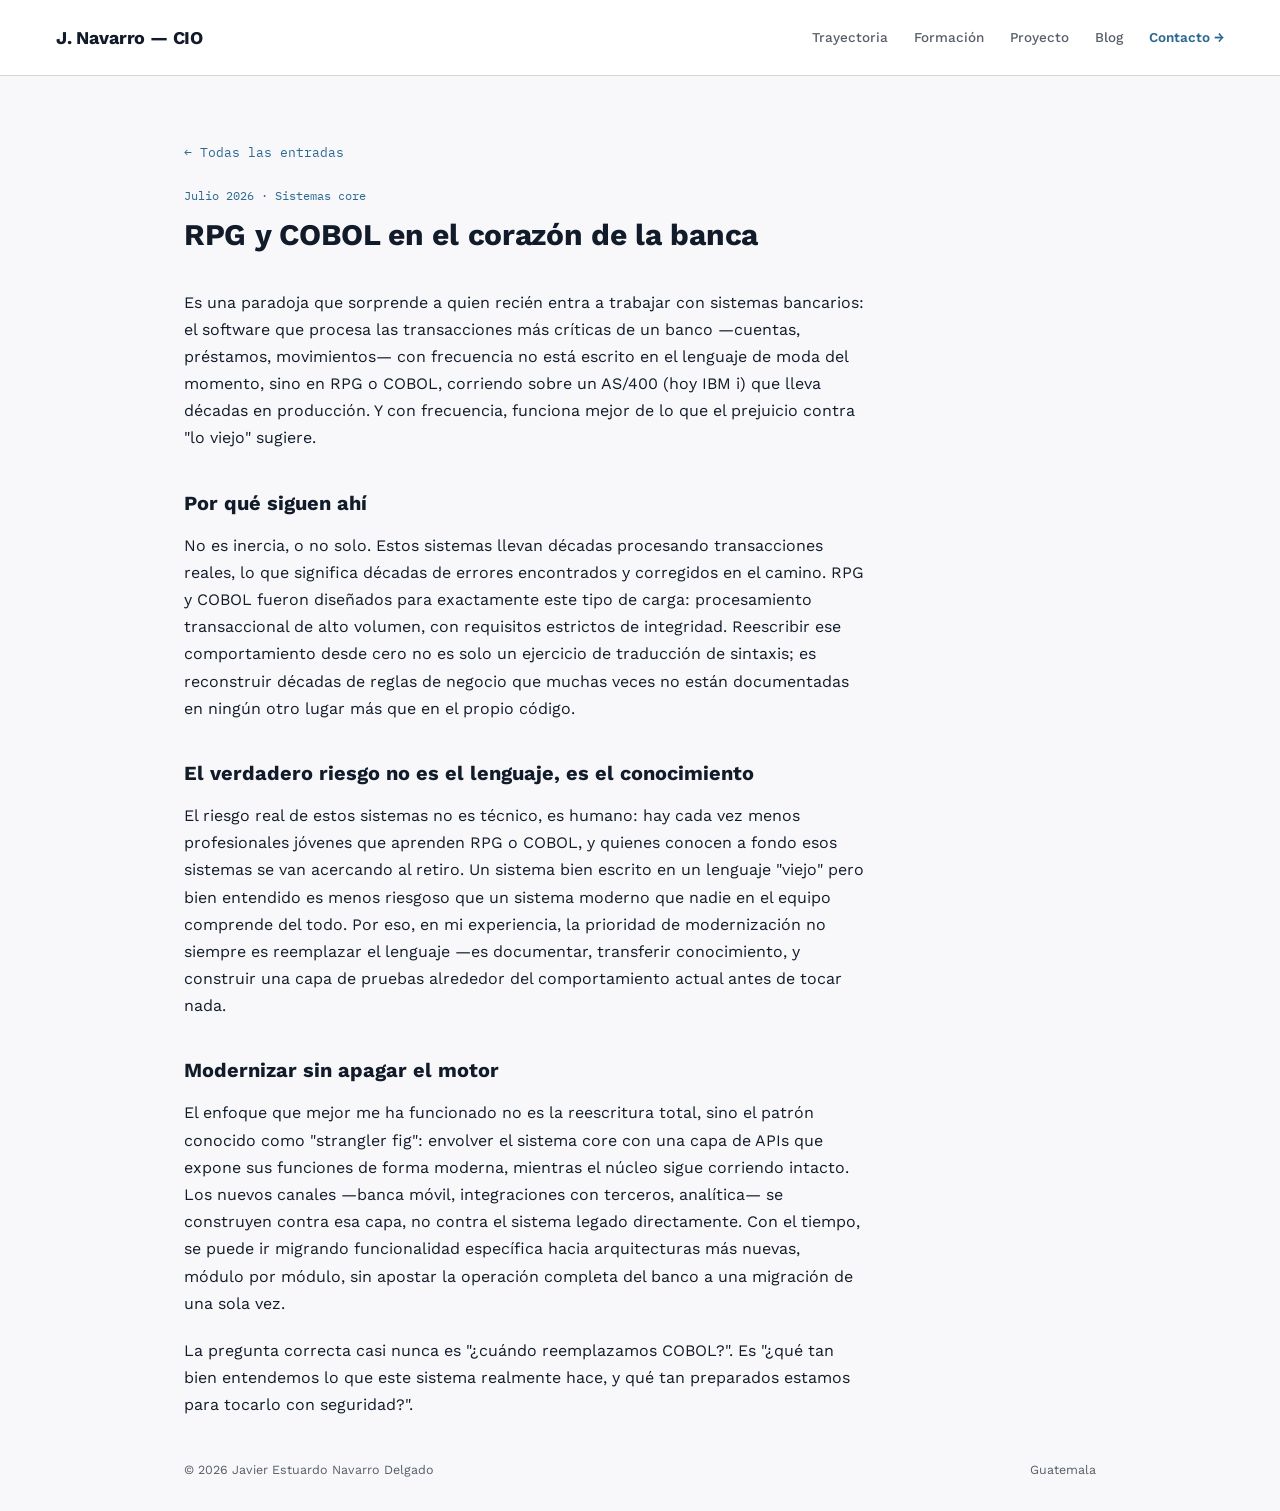
<file: blog/rpg-cobol-sistemas-core-bancarios.html>
<!DOCTYPE html>
<html lang="es">
<head>
<meta charset="UTF-8">
<meta name="viewport" content="width=device-width, initial-scale=1.0">
<title>RPG y COBOL en el corazón de la banca — Javier Estuardo Navarro Delgado</title>
<meta name="description" content="Por qué los sistemas core bancarios más críticos siguen corriendo sobre lenguajes de décadas atrás, y cómo modernizarlos sin apagar el motor.">
<link rel="stylesheet" href="../css/style.css">
</head>
<body>

<header class="site-header">
  <a href="../index.html" class="brand">J. Navarro — CIO</a>
  <button class="nav-toggle" id="navToggle" aria-expanded="false" aria-controls="navLinks">☰</button>
  <ul class="site-nav" id="navLinks">
    <li><a href="../index.html#trayectoria">Trayectoria</a></li>
    <li><a href="../index.html#formacion">Formación</a></li>
    <li><a href="../index.html#proyecto">Proyecto</a></li>
    <li><a href="index.html">Blog</a></li>
    <li><a href="../index.html#contacto" class="link">Contacto →</a></li>
  </ul>
</header>

<section class="wrap section section--hero">
  <a href="index.html" class="back-link">← Todas las entradas</a>
  <div class="post-header">
    <span class="post-meta">Julio 2026 · Sistemas core</span>
    <h1>RPG y COBOL en el corazón de la banca</h1>
  </div>
</section>

<section class="wrap section" style="padding-top:28px;">
  <div class="post-body">
<p>
          Es una paradoja que sorprende a quien recién entra a trabajar con sistemas bancarios: el software que
          procesa las transacciones más críticas de un banco —cuentas, préstamos, movimientos— con frecuencia no
          está escrito en el lenguaje de moda del momento, sino en RPG o COBOL, corriendo sobre un AS/400 (hoy
          IBM i) que lleva décadas en producción. Y con frecuencia, funciona mejor de lo que el prejuicio contra
          "lo viejo" sugiere.
        </p>

        <h2>Por qué siguen ahí</h2>
        <p>
          No es inercia, o no solo. Estos sistemas llevan décadas procesando transacciones reales, lo que
          significa décadas de errores encontrados y corregidos en el camino. RPG y COBOL fueron diseñados para
          exactamente este tipo de carga: procesamiento transaccional de alto volumen, con requisitos estrictos
          de integridad. Reescribir ese comportamiento desde cero no es solo un ejercicio de traducción de
          sintaxis; es reconstruir décadas de reglas de negocio que muchas veces no están documentadas en ningún
          otro lugar más que en el propio código.
        </p>

        <h2>El verdadero riesgo no es el lenguaje, es el conocimiento</h2>
        <p>
          El riesgo real de estos sistemas no es técnico, es humano: hay cada vez menos profesionales jóvenes que
          aprenden RPG o COBOL, y quienes conocen a fondo esos sistemas se van acercando al retiro. Un sistema
          bien escrito en un lenguaje "viejo" pero bien entendido es menos riesgoso que un sistema moderno que
          nadie en el equipo comprende del todo. Por eso, en mi experiencia, la prioridad de modernización no
          siempre es reemplazar el lenguaje —es documentar, transferir conocimiento, y construir una capa de
          pruebas alrededor del comportamiento actual antes de tocar nada.
        </p>

        <h2>Modernizar sin apagar el motor</h2>
        <p>
          El enfoque que mejor me ha funcionado no es la reescritura total, sino el patrón conocido como
          "strangler fig": envolver el sistema core con una capa de APIs que expone sus funciones de forma
          moderna, mientras el núcleo sigue corriendo intacto. Los nuevos canales —banca móvil, integraciones con
          terceros, analítica— se construyen contra esa capa, no contra el sistema legado directamente. Con el
          tiempo, se puede ir migrando funcionalidad específica hacia arquitecturas más nuevas, módulo por
          módulo, sin apostar la operación completa del banco a una migración de una sola vez.
        </p>

        <p>
          La pregunta correcta casi nunca es "¿cuándo reemplazamos COBOL?". Es "¿qué tan bien entendemos lo que
          este sistema realmente hace, y qué tan preparados estamos para tocarlo con seguridad?".
        </p>
  </div>
</section>

<footer class="wrap site-footer">
  <span>© <span id="year"></span> Javier Estuardo Navarro Delgado</span>
  <span>Guatemala</span>
</footer>

<script>
  document.getElementById('year').textContent = new Date().getFullYear();
  var toggle = document.getElementById('navToggle');
  var links = document.getElementById('navLinks');
  toggle.addEventListener('click', function () {
    var open = links.classList.toggle('open');
    toggle.setAttribute('aria-expanded', open);
  });
</script>

<!-- Analítica (Cloudflare Web Analytics) — gratis, sin cookies.
     1. Crea cuenta gratis en https://dash.cloudflare.com
     2. Analytics & Logs → Web Analytics → Add a site → pega tu dominio
     3. Copia el script que te dan y reemplaza la línea de abajo en TODAS las páginas -->
<!-- <script defer src="https://static.cloudflareinsights.com/beacon.min.js" data-cf-beacon='{"token": "TU_TOKEN_AQUI"}'></script> -->

</body>
</html>
</file>
<file: css/style.css>
/* ============================================================
   SISTEMA DE DISEÑO — "PANEL"
   Extraído del diseño provisto por el usuario (Work Sans + IBM Plex Mono,
   paleta oklch azul/marfil, tarjetas con sombra suave).
   ============================================================ */

@import url('https://fonts.googleapis.com/css2?family=Work+Sans:wght@300;400;500;600;700&family=IBM+Plex+Mono:wght@400;500&display=swap');

:root {
  --bg: oklch(98% 0.002 260);
  --ink: oklch(22% 0.03 258);
  --ink-soft: oklch(48% 0.02 258);
  --border: oklch(88% 0.005 260);
  --blue: oklch(50% 0.09 240);
  --blue-dark: oklch(38% 0.09 245);
  --badge-bg: oklch(94% 0.03 240);
  --dark: oklch(22% 0.03 258);
  --dark-accent: oklch(75% 0.06 240);
  --shadow-card: 0 4px 14px rgba(20,30,60,0.05);
  --shadow-photo: 0 12px 28px rgba(20,30,60,0.18);

  --font-sans: 'Work Sans', -apple-system, sans-serif;
  --font-mono: 'IBM Plex Mono', 'Courier New', monospace;
}

* { box-sizing: border-box; }

@media (prefers-reduced-motion: reduce) {
  * { animation-duration: 0.01ms !important; transition-duration: 0.01ms !important; }
}

body {
  margin: 0;
  background: var(--bg);
  font-family: var(--font-sans);
  color: var(--ink);
  line-height: 1.5;
  -webkit-font-smoothing: antialiased;
}

a { text-decoration: none; color: inherit; }
a.link { color: var(--blue); }
a.link:hover { color: var(--blue-dark); }

a:focus-visible, button:focus-visible {
  outline: 2px solid var(--blue);
  outline-offset: 2px;
}

.wrap {
  max-width: 1024px;
  margin: 0 auto;
  padding-left: 56px;
  padding-right: 56px;
}

/* ---------- header ---------- */

.site-header {
  display: flex;
  align-items: center;
  justify-content: space-between;
  padding: 0 56px;
  height: 76px;
  background: #fff;
  border-bottom: 1px solid var(--border);
  position: sticky;
  top: 0;
  z-index: 5;
}

.brand {
  font-weight: 700;
  font-size: 18px;
  letter-spacing: -0.01em;
  color: var(--ink);
}

.site-nav {
  display: flex;
  align-items: center;
  gap: 26px;
  font-size: 13.5px;
  font-weight: 500;
  color: var(--ink-soft);
  list-style: none;
  margin: 0;
  padding: 0;
}
.site-nav a.link { font-weight: 600; }

.nav-toggle {
  display: none;
  background: none;
  border: 1px solid var(--border);
  border-radius: 6px;
  width: 38px;
  height: 34px;
  font-family: var(--font-mono);
  cursor: pointer;
  color: var(--ink);
}

@media (max-width: 720px) {
  .wrap { padding-left: 24px; padding-right: 24px; }
  .site-header { padding: 0 24px; }
  .nav-toggle { display: block; }
  .site-nav {
    position: absolute;
    top: 76px;
    left: 0;
    right: 0;
    background: #fff;
    border-bottom: 1px solid var(--border);
    flex-direction: column;
    align-items: flex-start;
    gap: 0;
    padding: 4px 0;
    display: none;
  }
  .site-nav.open { display: flex; }
  .site-nav a {
    padding: 12px 24px;
    display: block;
    width: 100%;
    border-top: 1px solid var(--border);
  }
  .site-nav li:first-child a { border-top: none; }
  .hero-grid { flex-direction: column-reverse; }
  .stat-grid, .edu-grid, .proj-stat-grid { grid-template-columns: repeat(2,1fr) !important; }
}

/* ---------- section rhythm ---------- */

section.section { padding-top: 52px; }
section.section--hero { padding-top: 64px; }
section.section--stack { padding-top: 40px; }
section.section--contact { padding-top: 52px; padding-bottom: 60px; }

.eyebrow {
  font-size: 12px;
  font-weight: 600;
  letter-spacing: 0.04em;
  text-transform: uppercase;
  color: var(--blue);
  display: inline-block;
}

.section-title {
  font-size: 24px;
  font-weight: 700;
  margin: 10px 0 20px;
}

/* ---------- generic card ---------- */

.card {
  background: #fff;
  border: 1px solid var(--border);
  border-radius: 12px;
  box-shadow: var(--shadow-card);
}
.card-pad { padding: 32px; }

/* ---------- hero ---------- */

.hero-grid {
  display: flex;
  gap: 48px;
  align-items: center;
  justify-content: space-between;
}

.badge-pill {
  display: inline-block;
  font-size: 12px;
  font-weight: 600;
  letter-spacing: 0.03em;
  text-transform: uppercase;
  color: var(--blue);
  background: var(--badge-bg);
  padding: 5px 12px;
  border-radius: 20px;
}

.hero-text h1 {
  font-size: 40px;
  font-weight: 700;
  line-height: 1.15;
  margin: 18px 0 0;
  letter-spacing: -0.015em;
}

.hero-role {
  font-size: 16.5px;
  line-height: 1.6;
  color: var(--ink-soft);
  max-width: 50ch;
  margin: 18px 0 0;
}

.hero-photo { flex-shrink: 0; width: 156px; }
.hero-photo img {
  width: 156px;
  height: 156px;
  object-fit: cover;
  border-radius: 12px;
  display: block;
  box-shadow: var(--shadow-photo);
}

/* ---------- stat strip ---------- */

.stat-grid {
  margin-top: 44px;
  display: grid;
  grid-template-columns: repeat(4,1fr);
  gap: 14px;
}
.stat-card {
  background: #fff;
  border: 1px solid var(--border);
  border-radius: 10px;
  padding: 18px;
  box-shadow: var(--shadow-card);
}
.stat-num {
  display: block;
  font-family: var(--font-mono);
  font-weight: 500;
  font-size: 22px;
  color: var(--blue);
}
.stat-label {
  display: block;
  font-size: 12px;
  color: var(--ink-soft);
  margin-top: 4px;
  line-height: 1.3;
}

/* ---------- sobre mí ---------- */

.about-text {
  font-size: 16.5px;
  line-height: 1.65;
  max-width: 64ch;
  margin: 14px 0 0;
}

/* ---------- timeline ---------- */

.timeline { display: flex; flex-direction: column; gap: 12px; }
.timeline-row {
  display: flex;
  gap: 20px;
  background: #fff;
  border: 1px solid var(--border);
  border-radius: 10px;
  padding: 16px 20px;
  align-items: baseline;
}
.timeline-date {
  font-family: var(--font-mono);
  font-size: 12.5px;
  color: var(--blue);
  width: 110px;
  flex-shrink: 0;
}
.timeline-body { flex: 1; }
.timeline-role { font-weight: 600; }
.timeline-org { color: var(--ink-soft); font-size: 14px; }

/* ---------- formación ---------- */

.edu-grid {
  display: grid;
  grid-template-columns: 1fr 1fr;
  gap: 12px;
}
.edu-card {
  background: #fff;
  border: 1px solid var(--border);
  border-radius: 10px;
  padding: 16px 18px;
}
.edu-title { font-weight: 600; font-size: 14.5px; }
.edu-sub { color: var(--ink-soft); font-size: 13.5px; }

.badge-row { margin-top: 12px; display: flex; flex-wrap: wrap; gap: 8px; }
.badge {
  font-size: 13px;
  font-weight: 500;
  background: var(--badge-bg);
  color: var(--blue-dark);
  padding: 6px 12px;
  border-radius: 6px;
  display: inline-block;
}

/* ---------- stack técnico ---------- */

.stack-groups { display: flex; flex-direction: column; gap: 16px; }
.stack-label {
  font-size: 12px;
  font-weight: 600;
  text-transform: uppercase;
  letter-spacing: 0.04em;
  color: var(--ink-soft);
  margin: 0 0 10px;
}
.chip-row { display: flex; flex-wrap: wrap; gap: 8px; }

/* ---------- proyecto destacado ---------- */

.proj-card { margin-top: 14px; }
.proj-title { font-size: 22px; font-weight: 700; margin: 0 0 4px; }
.proj-sub { font-size: 13px; color: var(--ink-soft); margin: 0 0 22px; }

.proj-stat-grid {
  display: grid;
  grid-template-columns: repeat(3,1fr);
  gap: 10px;
  margin-bottom: 26px;
}
.proj-stat { background: var(--badge-bg); border-radius: 8px; padding: 14px 16px; }
.proj-stat-num {
  display: block;
  font-family: var(--font-mono);
  font-weight: 500;
  font-size: 19px;
  color: var(--blue-dark);
}
.proj-stat-label {
  display: block;
  font-size: 11.5px;
  color: var(--ink-soft);
  margin-top: 2px;
  line-height: 1.3;
}

.proj-h3 { font-size: 16px; font-weight: 700; margin: 0 0 8px; }
.proj-text { color: var(--ink-soft); font-size: 14.5px; line-height: 1.6; margin: 0 0 10px; }
.proj-list {
  margin: 0 0 24px;
  padding-left: 20px;
  color: var(--ink-soft);
  font-size: 14px;
  line-height: 1.7;
}
.proj-list:last-child { margin-bottom: 0; }

/* ---------- blog ---------- */

.blog-feature {
  display: block;
  background: var(--dark);
  color: #fff;
  border-radius: 12px;
  padding: 28px;
  margin-bottom: 14px;
}
.blog-feature-meta { font-family: var(--font-mono); font-size: 11.5px; color: var(--dark-accent); }
.blog-feature-title { font-size: 20px; font-weight: 700; margin: 8px 0; }
.blog-feature-excerpt { opacity: 0.85; font-size: 14.5px; margin: 0; line-height: 1.55; }

.blog-list { display: flex; flex-direction: column; gap: 10px; }
.blog-list-item {
  display: flex;
  justify-content: space-between;
  gap: 16px;
  background: #fff;
  border: 1px solid var(--border);
  border-radius: 10px;
  padding: 14px 18px;
  color: var(--ink);
  align-items: center;
}
.blog-item-title { font-size: 14.5px; font-weight: 600; }
.blog-item-tag {
  font-size: 11.5px;
  font-weight: 600;
  color: var(--blue);
  white-space: nowrap;
}

/* ---------- contacto ---------- */

.contact-card {
  background: var(--dark);
  border-radius: 14px;
  padding: 36px;
  color: #fff;
}
.contact-card .eyebrow { color: var(--dark-accent); }
.contact-list {
  font-size: 14.5px;
  display: flex;
  flex-direction: column;
  gap: 8px;
  opacity: 0.9;
  list-style: none;
  margin: 0;
  padding: 0;
}
.contact-list a { color: #fff; text-decoration: underline; }

/* ---------- footer ---------- */

.site-footer {
  padding-top: 22px;
  padding-bottom: 32px;
  display: flex;
  justify-content: space-between;
  font-size: 12.5px;
  color: var(--ink-soft);
  flex-wrap: wrap;
  gap: 8px;
}

/* ---------- single blog post ---------- */

.post-header { padding-bottom: 8px; }
.post-header .post-meta {
  font-family: var(--font-mono);
  font-size: 12px;
  color: var(--blue);
}
.post-header h1 {
  font-size: 30px;
  font-weight: 700;
  line-height: 1.2;
  margin: 10px 0 0;
  letter-spacing: -0.01em;
}

.post-body { max-width: 68ch; font-size: 16px; line-height: 1.7; }
.post-body p { margin: 0 0 20px; }
.post-body h2 { font-size: 20px; font-weight: 700; margin: 34px 0 12px; }
.post-body strong { font-weight: 600; }
.post-body code {
  font-family: var(--font-mono);
  background: var(--badge-bg);
  color: var(--blue-dark);
  padding: 2px 6px;
  border-radius: 4px;
  font-size: 0.9em;
}

.back-link {
  font-family: var(--font-mono);
  font-size: 13px;
  color: var(--blue);
  display: inline-block;
  margin-bottom: 20px;
}
.back-link:hover { color: var(--blue-dark); }
</file>
